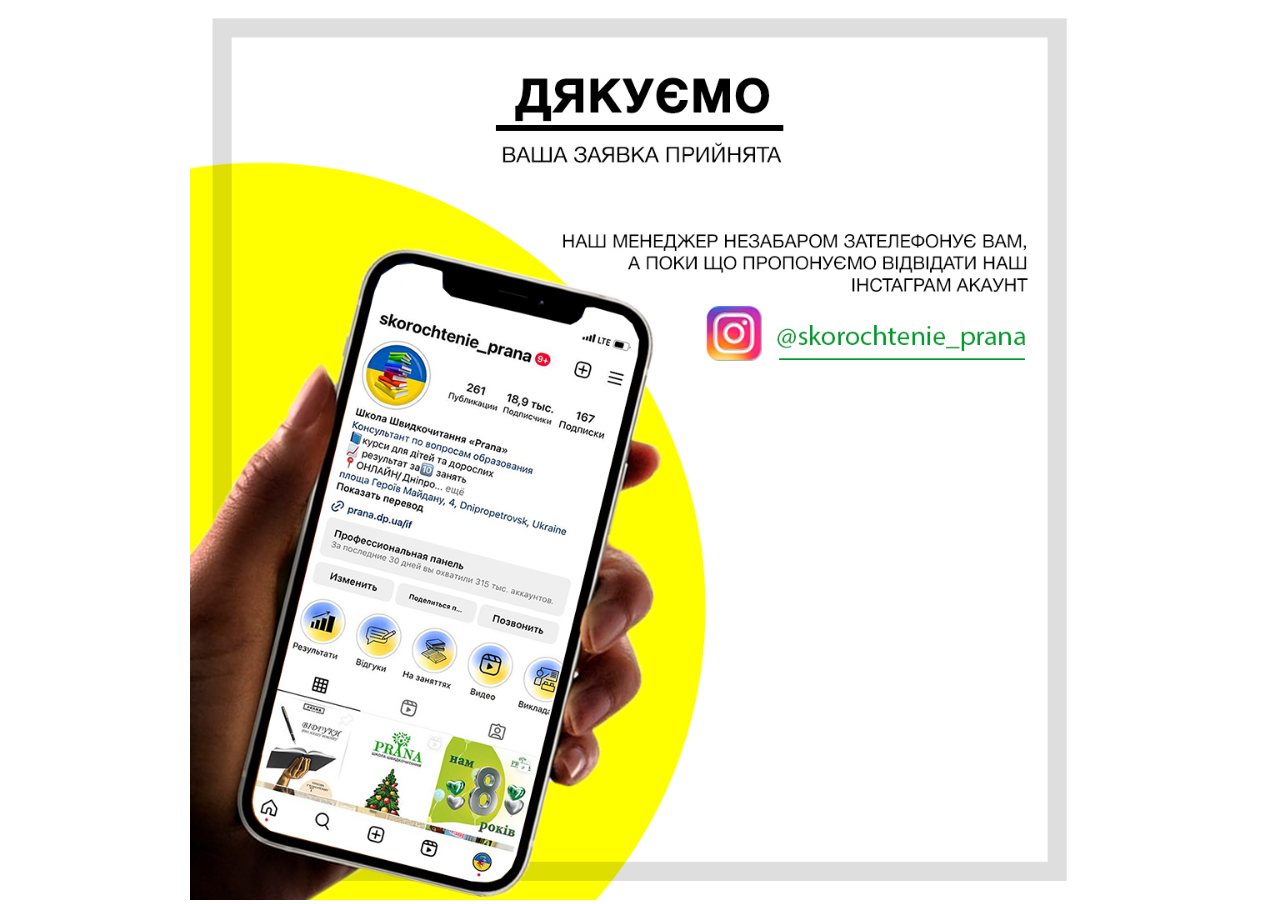
<file: thank-you.html>
<!DOCTYPE html>
<html lang="en">
<head>
    <title>Математика Онлайн</title>
    <meta charset="UTF-8">
    <link href="css/thank-you.css" rel="stylesheet">
    <style>
        body{
            margin: 0 auto;
            display: flex;
            align-items: center;
            justify-content: center;
        }
    </style>

    <!-- Google tag (gtag.js) -->

    <script async src="https://www.googletagmanager.com/gtag/js?id=AW-825875884"></script>
    <script>
        window.dataLayer = window.dataLayer || [];
        function gtag(){dataLayer.push(arguments);}
        gtag('js', new Date());

        gtag('config', 'AW-825875884');
    </script>
    <!-- END Google tag (gtag.js) -->

</head>
<body>
<div id="img">
<img  src="img/thank-you.jpg">
<a id="insta" href="https://instagram.com/mathematics_prana" ></a>
</div>
</body>
</html>
</file>
<file: css/thank-you.css>
img{
    max-width:100vw;
    max-height: 100vh;
}
#img{
    position: relative;
}
#insta{
    display: block;
    position: absolute;
    top:32%;
    left:56%;
    width:44%;
    height:10%;
}
</file>
